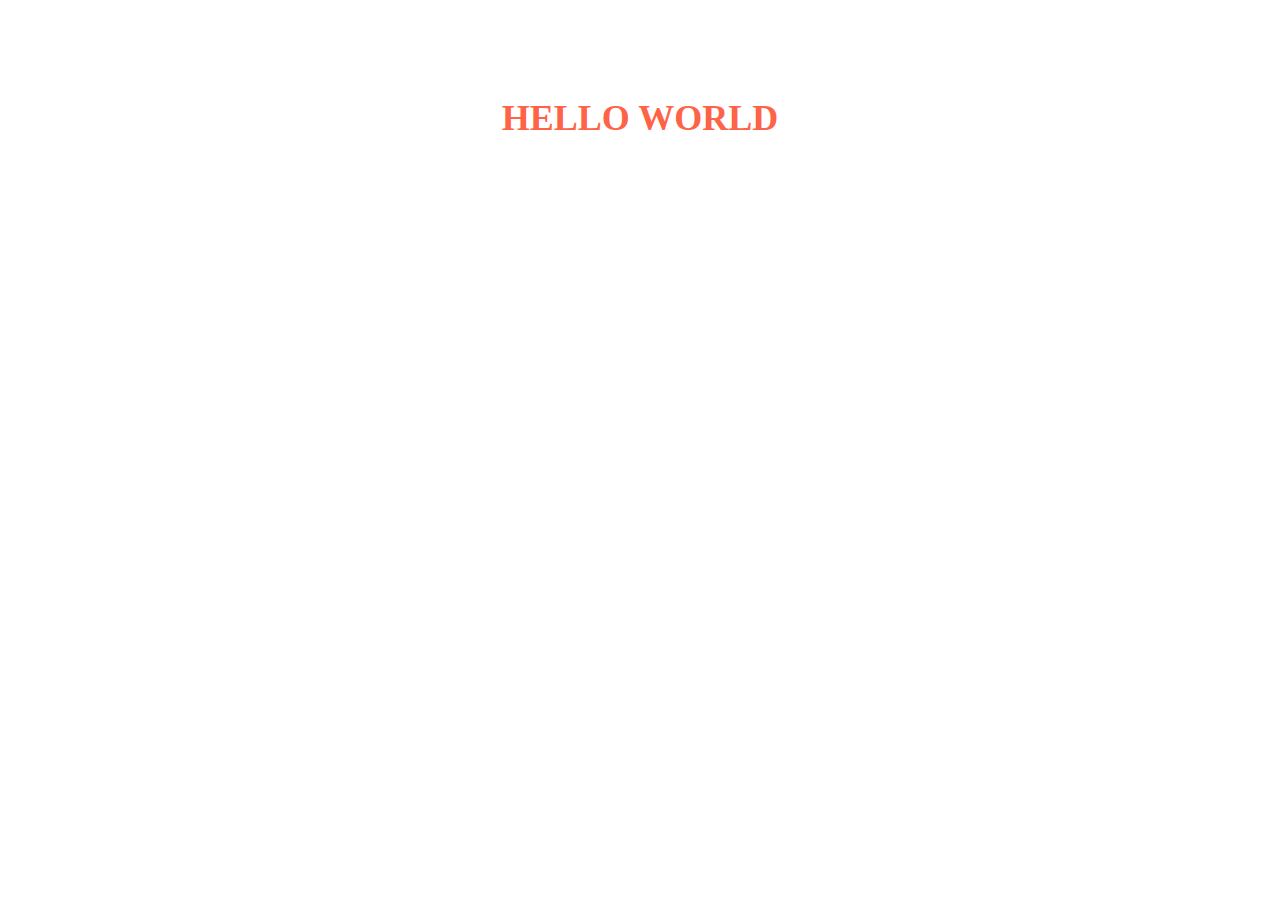
<file: index.html>
<!DOCTYPE html>
<html lang="en">
  <head>
    <meta charset="UTF-8" />
    <meta http-equiv="X-UA-Compatible" content="IE=edge" />
    <meta name="viewport" content="width=device-width, initial-scale=1.0" />
    <title>Javascript</title>
    <link rel="stylesheet" href="/css/reset.css" />
    <link rel="stylesheet" href="/css/style.css" />
  </head>
  <body>
    <h1 id="head">hello world</h1>

    <script src="js/script.js"></script>
  </body>
</html>
</file>
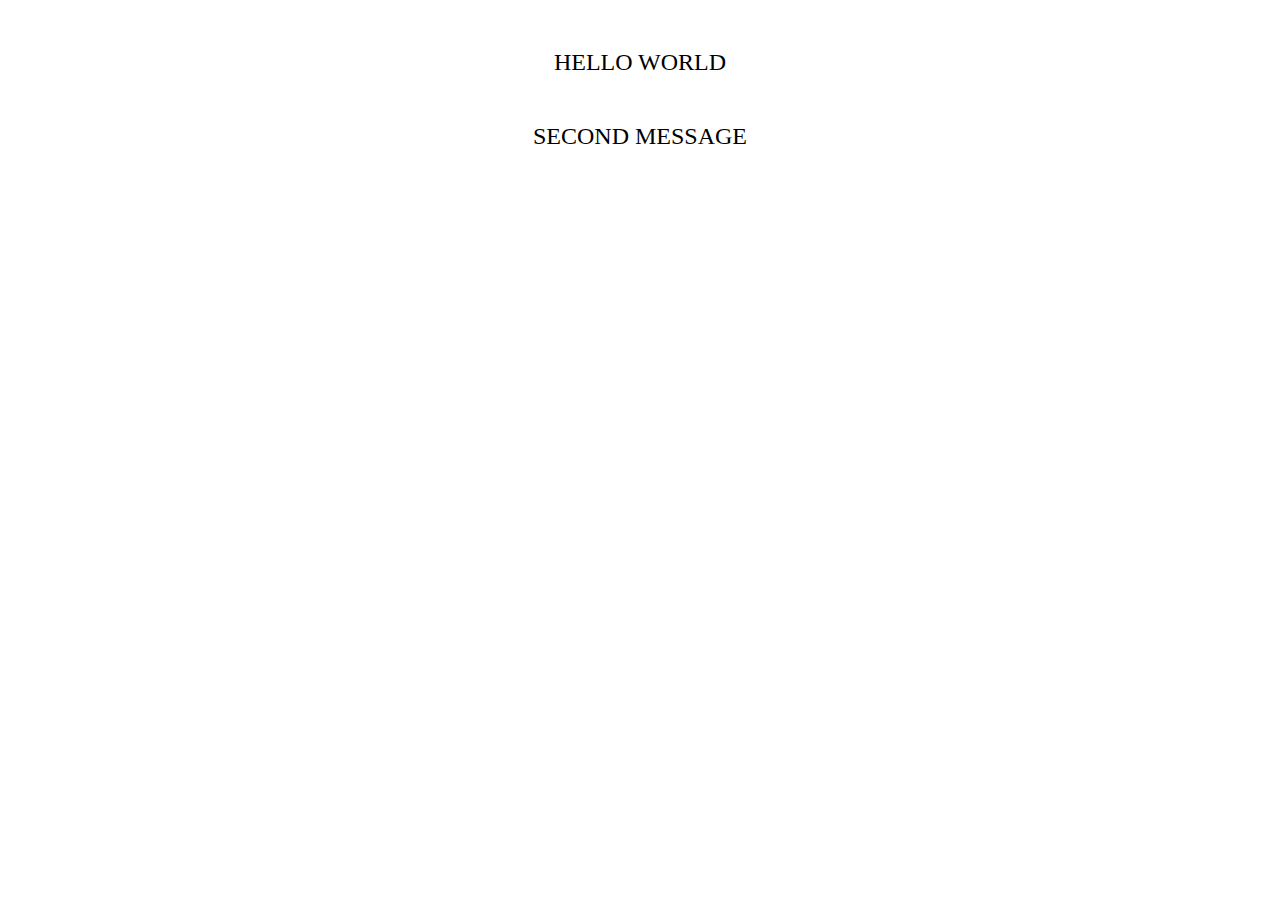
<file: Basic/index.html>
<!DOCTYPE html>
<html lang="en">
  <head>
    <meta charset="UTF-8" />
    <meta http-equiv="X-UA-Compatible" content="IE=edge" />
    <meta name="viewport" content="width=device-width, initial-scale=1.0" />
    <title>Javascript</title>
    <link rel="stylesheet" href="/css/reset.css" />
    <link rel="stylesheet" href="/Basic/css/style1.css" />
  </head>
  <body>
    <p id="head">hello world</p>
    <p>second message</p>
    <script defer src="js/script.js"></script>
  </body>
</html>
</file>
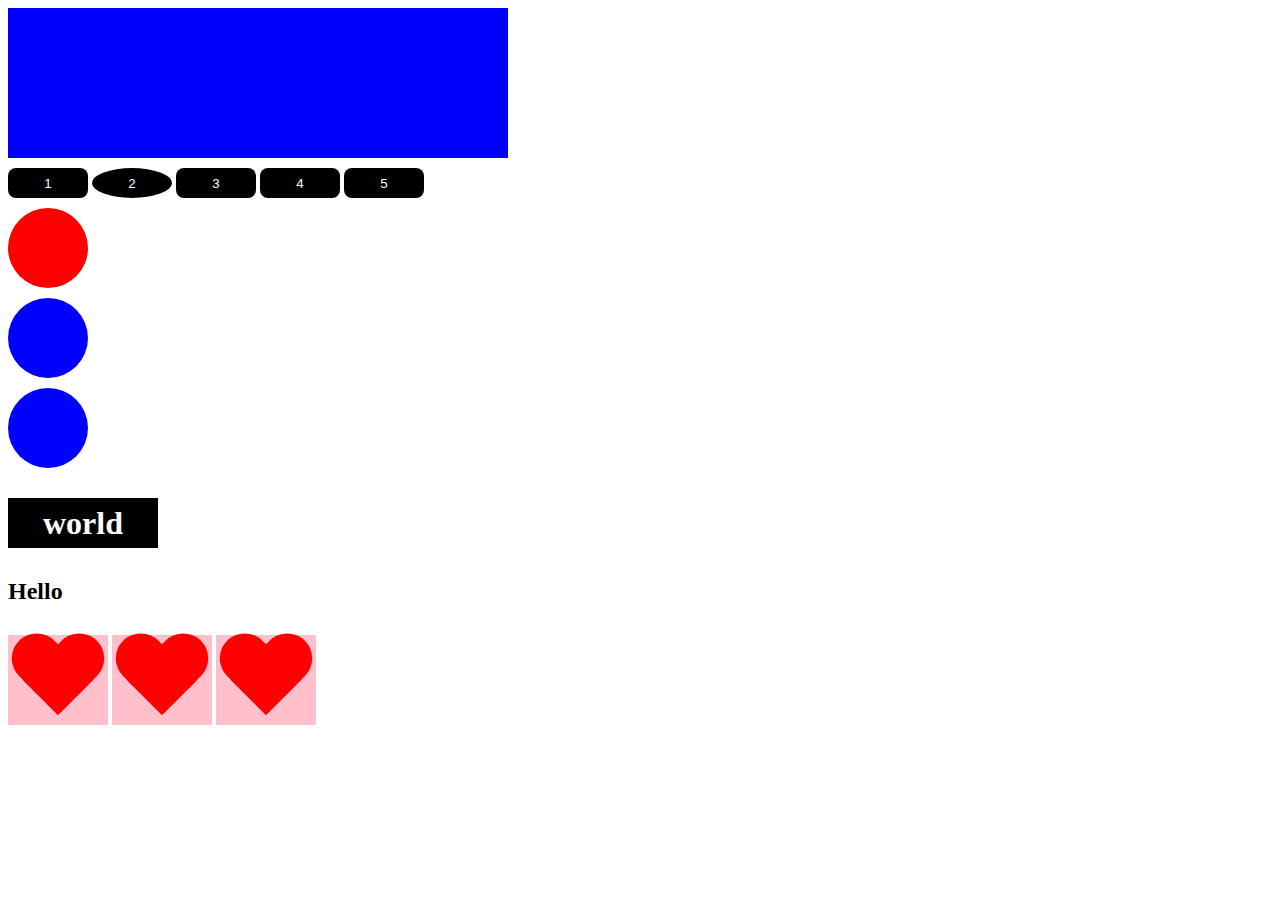
<file: elements/index.html>
<!DOCTYPE html>
<html lang="ru">
	<head>
		<meta charset="utf-8">
		<meta http-equiv="X-UA-Compatible" content="IE=edge">
		<title>JavaScript</title>
		<link rel="stylesheet" href="css/style.css">
	</head>
	<body>
		<div class="box" id="box"></div>
		<button>1</button>
		<button>2</button>
		<button>3</button>
		<button>4</button>
		<button>5</button>

		<div class="circle"></div>
		<div class="circle"></div>
		<div class="circle"></div>

		<div class="wrapper">
			<div class="heart"></div>
			<div class="heart"></div>
            <div class="heart"></div>
            
		</div>

		<script src="js/script.js"></script>
	</body>
</html>
</file>
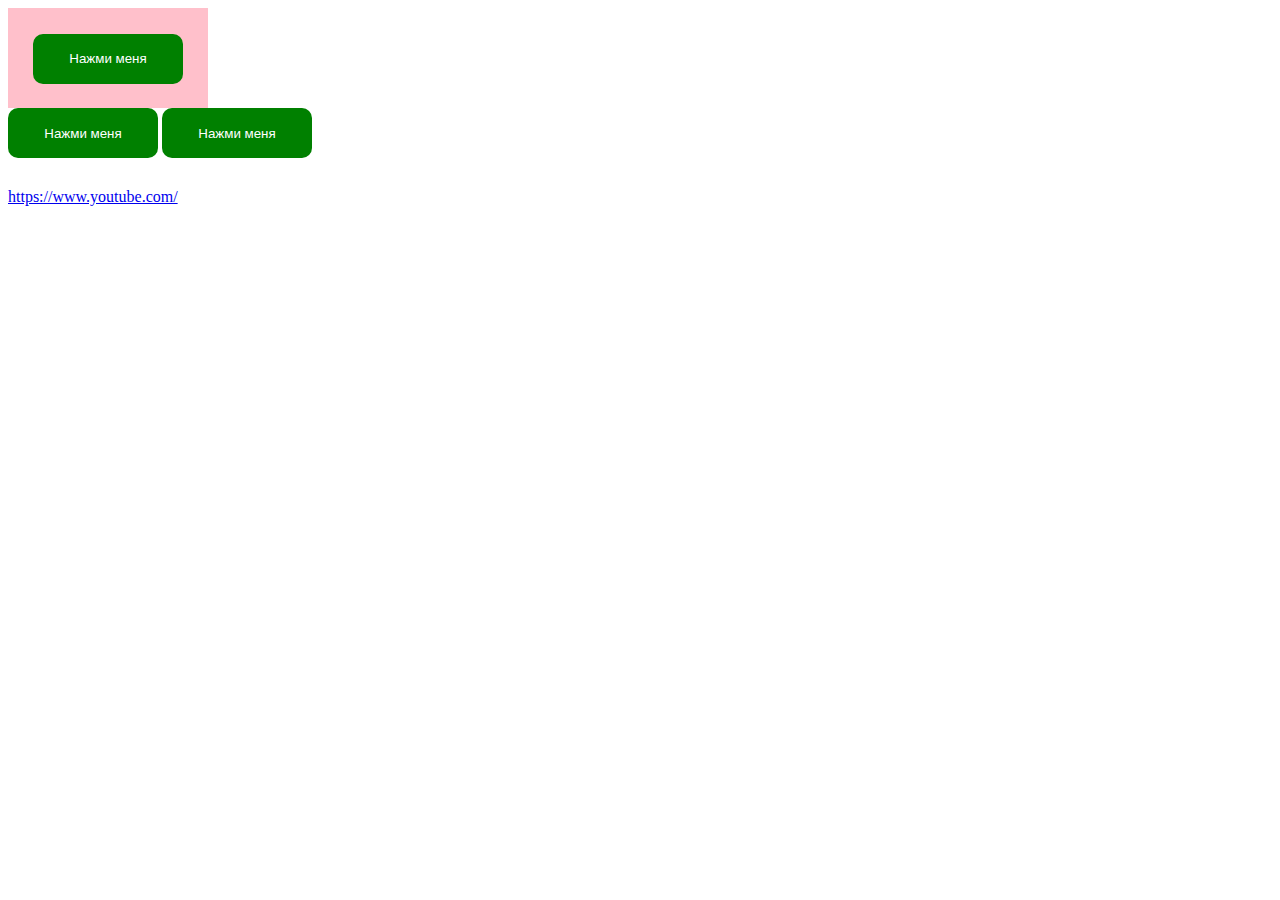
<file: preview/index.html>
<!DOCTYPE html>
<html lang="ru">
  <head>
    <meta charset="utf-8" />
    <meta http-equiv="X-UA-Compatible" content="IE=edge" />
    <title>JavaScript</title>
    <link rel="stylesheet" href="css.css" />
  </head>
  <body>
    <div class="overlay">
      <button id="btn">Нажми меня</button>
    </div>
    <button>Нажми меня</button>
    <button>Нажми меня</button>

    <a href="https://www.youtube.com/">https://www.youtube.com/</a>

    <script src="script.js"></script>
  </body>
</html>
</file>
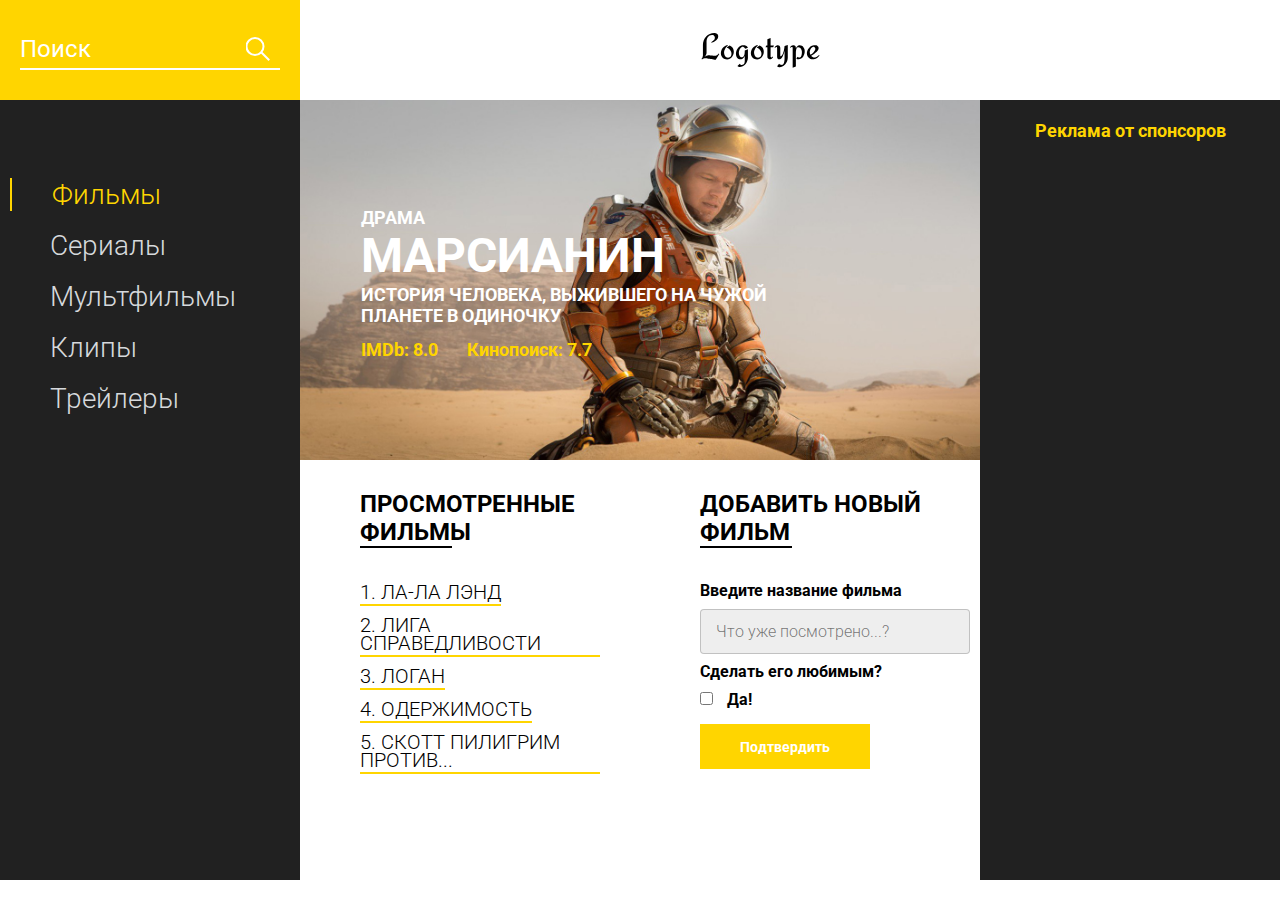
<file: project/index.html>
<!DOCTYPE html>
<html lang="en">
  <head>
    <meta charset="UTF-8" />
    <meta name="viewport" content="width=device-width, initial-scale=1.0" />
    <title>Movie DB</title>
    <link
      href="https://fonts.googleapis.com/css?family=Roboto:300,400,700&display=swap&subset=cyrillic-ext"
      rel="stylesheet"
    />
    <link rel="stylesheet" href="css/style.min.css" />
  </head>
  <body>
    <header class="header">
      <div class="header__search">
        <form action="#">
          <input type="text" placeholder="Поиск" />
        </form>
      </div>
      <div class="header__logo">
        <img src="icons/Logotype.svg" alt="logo" />
      </div>
    </header>
    <main class="promo">
      <div class="promo__menu">
        <nav class="promo__menu-list">
          <ul>
            <li>
              <a class="promo__menu-item promo__menu-item_active" href="#"
                >Фильмы</a
              >
            </li>
            <li><a class="promo__menu-item" href="#">Сериалы</a></li>
            <li><a class="promo__menu-item" href="#">Мультфильмы</a></li>
            <li><a class="promo__menu-item" href="#">Клипы</a></li>
            <li><a class="promo__menu-item" href="#">Трейлеры</a></li>
          </ul>
        </nav>
      </div>
      <div class="promo__content">
        <div class="promo__bg">
          <div class="promo__genre">КОМЕДИЯ</div>
          <div class="promo__title">МАРСИАНИН</div>
          <div class="promo__descr">
            ИСТОРИЯ ЧЕЛОВЕКА, ВЫЖИВШЕГО НА ЧУЖОЙ ПЛАНЕТЕ В ОДИНОЧКУ
          </div>
          <div class="promo__ratings">
            <span>IMDb: 8.0</span>
            <span>Кинопоиск: 7.7</span>
          </div>
        </div>
        <div class="promo__interactive">
          <div>
            <div class="promo__interactive-title">ПРОСМОТРЕННЫЕ ФИЛЬМЫ</div>
            <ul class="promo__interactive-list">
              <li class="promo__interactive-item">
                ЛОГАН
                <div class="delete"></div>
              </li>
              <li class="promo__interactive-item">
                ЛИГА СПРАВЕДЛИВОСТИ
                <div class="delete"></div>
              </li>
              <li class="promo__interactive-item">
                ЛА-ЛА ЛЭНД
                <div class="delete"></div>
              </li>
              <li class="promo__interactive-item">
                ОДЕРЖИМОСТЬ
                <div class="delete"></div>
              </li>
              <li class="promo__interactive-item">
                СКОТТ ПИЛИГРИМ ПРОТИВ...
                <div class="delete"></div>
              </li>
            </ul>
          </div>
          <div>
            <form class="add">
              <div class="promo__interactive-title">ДОБАВИТЬ НОВЫЙ ФИЛЬМ</div>
              <span>Введите название фильма</span>
              <input
                class="adding__input"
                type="text"
                placeholder="Что уже посмотрено...?"
              />
              <span>Сделать его любимым?</span>
              <input type="checkbox" id="check" />
              <span class="yes">Да!</span>
              <button>Подтвердить</button>
            </form>
          </div>
        </div>
      </div>
      <div class="promo__adv">
        <div class="promo__adv-title">Реклама от спонсоров</div>
        <img src="img/content_1.jpg" alt="some picture" />
        <img src="img/content_2.jpg" alt="some picture" />
        <img src="img/content_3.png" alt="some picture" />
      </div>
    </main>

    <script src="js/script.js"></script>
  </body>
</html>
</file>
<file: css/style.css>
h1 {
  color: tomato;
  font-size: 36px;
  text-transform: uppercase;
  justify-content: center;
  margin-top: 100px;
  text-align: center;
}
</file>
<file: Basic/css/style1.css>
h1 {
  color: red;
  font-size: 36px;
  text-transform: uppercase;
  justify-content: center;
  margin-top: 100px;
  text-align: center;
  margin-bottom: 50px;
}
p {
  margin-top: 50px;
  font-size: 24px;
  text-transform: uppercase;
  text-align: center;
}
</file>
<file: elements/css/style.css>
.box {
  width: 150px;
  height: 150px;
  background-color: red;
}
button {
	width: 80px;
	height: 30px;
	margin-top: 10px;
	border: none;
	border-radius: 8px;
	background-color: #000;
	color: #fff;
	cursor: pointer;
	outline: none;
}

.circle {
	width: 80px;
	height: 80px;
	background-color: blue;
	display: block;
	margin-top: 10px;
	border-radius: 100%;
}

.heart {
	display: inline-block;
    position: relative;
    width: 100px;
    height: 90px;
    margin-top: 10px;
}
.heart:before,
.heart:after {
    position: absolute;
    content: "";
    left: 50px;
    top: 0;
    width: 50px;
    height: 80px;
    background: red;
    -moz-border-radius: 50px 50px 0 0;
    border-radius: 50px 50px 0 0;
    -webkit-transform: rotate(-45deg);
       -moz-transform: rotate(-45deg);
        -ms-transform: rotate(-45deg);
         -o-transform: rotate(-45deg);
            transform: rotate(-45deg);
    -webkit-transform-origin: 0 100%;
       -moz-transform-origin: 0 100%;
        -ms-transform-origin: 0 100%;
         -o-transform-origin: 0 100%;
            transform-origin: 0 100%;
}
.heart:after {
    left: 0;
    -webkit-transform: rotate(45deg);
       -moz-transform: rotate(45deg);
        -ms-transform: rotate(45deg);
         -o-transform: rotate(45deg);
            transform: rotate(45deg);
    -webkit-transform-origin: 100% 100%;
       -moz-transform-origin: 100% 100%;
        -ms-transform-origin: 100% 100%;
         -o-transform-origin: 100% 100%;
            transform-origin :100% 100%;
}
.black{
	width: 150px;
	height: 50px;
	line-height: 50px;
	text-align: center;
	background-color: black;
	margin-bottom: 30px;
	margin-top: 30px;
	color: #fff;
}
</file>
<file: preview/css.css>
button {
  width: 150px;
  height: 50px;
  background-color: green;
  border: none;
  color: #fff;
  border-radius: 10px;
  outline: none;
  cursor: pointer;
  transition: 0.3s;
}
button:hover {
  transform: scale(0.95);
}
.overlay {
  background-color: pink;
  width: 200px;
  height: 100px;
  text-align: center;
  line-height: 100px;
}
a {
  display: block;
  margin-top: 30px;
}
</file>
<file: project/css/style.min.css>
*{-webkit-box-sizing:border-box;box-sizing:border-box;margin:0;padding:0;font-family:'Roboto', sans-serif}.header{display:-webkit-box;display:-ms-flexbox;display:flex;height:100px}.header__search{display:-webkit-box;display:-ms-flexbox;display:flex;-webkit-box-pack:center;-ms-flex-pack:center;justify-content:center;-webkit-box-align:center;-ms-flex-align:center;align-items:center;height:100%;width:300px;background:#FFD500}.header__search form{position:relative;width:260px;height:30px}.header__search form input{width:100%;border:none;border-bottom:2px solid #fff;background-color:transparent;color:#fff;font-size:24px;line-height:28px;padding-bottom:5px;outline:none}.header__search form input::-webkit-input-placeholder{color:#fff}.header__search form input:-ms-input-placeholder{color:#fff}.header__search form input::-ms-input-placeholder{color:#fff}.header__search form input::placeholder{color:#fff}.header__search form:after{content:'';display:block;position:absolute;top:2px;right:10px;background:url("../icons/search.svg") center center/cover no-repeat;width:24px;height:24px}.header__logo{display:-webkit-box;display:-ms-flexbox;display:flex;-webkit-box-pack:center;-ms-flex-pack:center;justify-content:center;-webkit-box-align:center;-ms-flex-align:center;align-items:center;height:100%;width:calc(100% - 360px)}.promo{height:780px;display:-webkit-box;display:-ms-flexbox;display:flex}.promo__menu{width:300px;height:100%;background:#212121;padding:60px 0 0 10px}.promo__menu-item{display:block;font-size:28px;line-height:33px;color:#D6D9DC;text-decoration:none;font-weight:300;padding-left:40px;margin-top:18px}.promo__menu-item:hover{color:#FFD500}.promo__menu-item_active{border-left:2px solid  #FFD500;color:#FFD500}.promo__content{width:calc(100% - 600px)}.promo__bg{height:360px;background:url("../img/mars.webp") center center/cover no-repeat;background-position:top;padding:107px 0 0 61px}.promo__genre{font-weight:bold;font-size:18px;line-height:21px;color:#FFFFFF;text-transform:uppercase}.promo__title{font-weight:bold;font-size:48px;line-height:56px;color:#FFFFFF;text-transform:uppercase}.promo__descr{width:481px;font-weight:bold;font-size:18px;line-height:21px;color:#FFFFFF;text-transform:uppercase}.promo__ratings{margin-top:13px}.promo__ratings span{font-weight:bold;font-size:18px;line-height:21px;color:#FFD500;margin-right:25px}.promo__interactive{display:-webkit-box;display:-ms-flexbox;display:flex}.promo__interactive>div{width:50%;padding:30px 0 0 60px}.promo__interactive-title{display:inline-block;font-weight:bold;font-size:24px;line-height:28px;color:#000000}.promo__interactive-title:after{content:'';display:block;width:33%;height:2px;background-color:#000}.promo__interactive-list{list-style-type:none;margin-top:35px;display:-webkit-box;display:-ms-flexbox;display:flex;-webkit-box-orient:vertical;-webkit-box-direction:normal;-ms-flex-direction:column;flex-direction:column;-webkit-box-align:start;-ms-flex-align:start;align-items:flex-start}.promo__interactive-item{display:inline-block;position:relative;font-weight:300;font-size:20px;line-height:18px;color:#000000;margin-bottom:15px;padding-right:40px;text-transform:uppercase}.promo__interactive-item span{display:block;position:absolute;left:-30px;top:50%;-webkit-transform:translateY(-50%);transform:translateY(-50%);width:20px;height:20px;background:url("../icons/Star.svg") center center/cover no-repeat}.promo__interactive-item:before{content:'';position:absolute;bottom:-5px;display:block;width:calc(100% - 40px);height:2px;background-color:#FFD500}.promo__interactive-item:hover .delete{content:'';display:block;position:absolute;right:0px;top:50%;-webkit-transform:translateY(-50%);transform:translateY(-50%);width:20px;height:20px;background:url("../icons/trash.png") center center/cover no-repeat;cursor:pointer}.promo__interactive .add .promo__interactive-title{margin-bottom:25px}.promo__interactive .add span{display:block;margin:10px 0;font-weight:bold;font-size:16px;line-height:16px;color:#000000}.promo__interactive .add .yes{display:inline;margin-left:10px}.promo__interactive .add input[type="text"]{width:270px;height:45px;line-height:50px;font-size:16px;background:rgba(196,196,196,0.29);border:1px solid rgba(0,0,0,0.19);padding:0 15px;outline:none;border-radius:4px}.promo__interactive .add input[type="text"]::-webkit-input-placeholder{font-weight:300;font-size:16px;color:rgba(0,0,0,0.53)}.promo__interactive .add input[type="text"]:-ms-input-placeholder{font-weight:300;font-size:16px;color:rgba(0,0,0,0.53)}.promo__interactive .add input[type="text"]::-ms-input-placeholder{font-weight:300;font-size:16px;color:rgba(0,0,0,0.53)}.promo__interactive .add input[type="text"]::placeholder{font-weight:300;font-size:16px;color:rgba(0,0,0,0.53)}.promo__interactive .add button{display:block;margin-top:15px;width:170px;height:45px;background:#FFD500;font-weight:bold;font-size:14px;line-height:14px;color:#FFFFFF;border:none;outline:none;cursor:pointer}.promo__interactive .add button:active{-webkit-transform:scale(0.95);transform:scale(0.95)}.promo__adv{background:#212121;width:300px;height:100%}.promo__adv-title{font-weight:bold;font-size:18px;line-height:21px;color:#FFD500;margin:20px 0;text-align:center}.promo__adv img{width:100%;margin-bottom:10px}
/*# sourceMappingURL=style.min.css.map */
</file>
